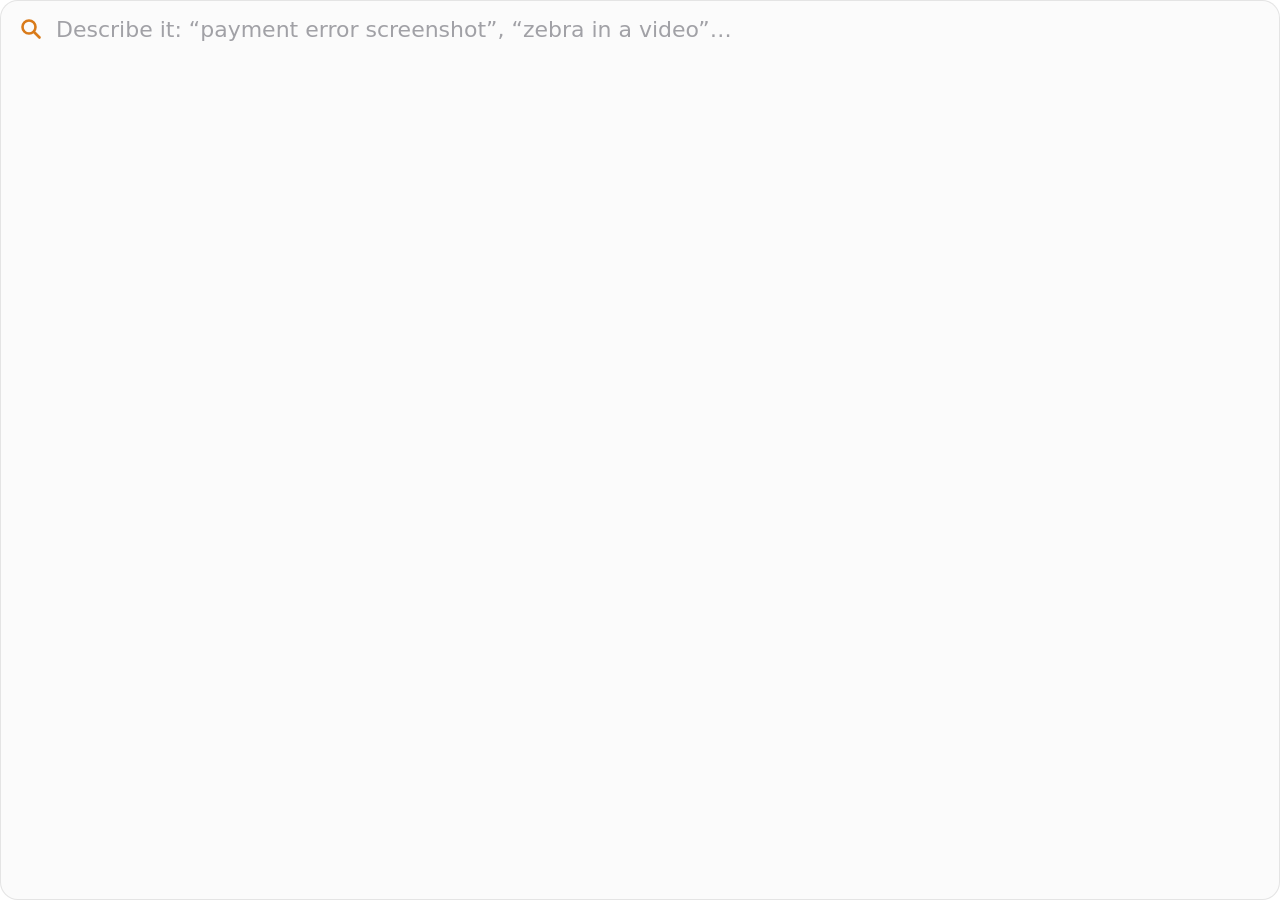
<file: crates/nori-gui/ui/index.html>
<!doctype html>
<html lang="en">
<head>
  <meta charset="utf-8">
  <title>Nori</title>
  <link rel="stylesheet" href="panel.css">
</head>
<body>
  <main id="panel" class="panel">
    <header class="field">
      <svg class="glass" viewBox="0 0 24 24" aria-hidden="true">
        <circle cx="10" cy="10" r="6.5"/><path d="M15 15 L20.5 20.5"/>
      </svg>
      <input id="query" type="text" autocomplete="off" autocorrect="off" spellcheck="false" aria-label="Search"
             placeholder="Describe it: “payment error screenshot”, “zebra in a video”…">
      <span id="activity" class="activity" hidden></span>
    </header>
    <section id="body" class="body" hidden>
      <div id="list" class="list" role="listbox" aria-label="Results"></div>
      <div id="preview" class="preview" aria-live="polite"></div>
    </section>
    <footer id="footer" class="footer" hidden>
      <span id="summary" class="summary"></span>
      <span id="keys" class="keys"></span>
    </footer>
  </main>
  <script src="results.js"></script>
  <script src="panel.js"></script>
</body>
</html>
</file>
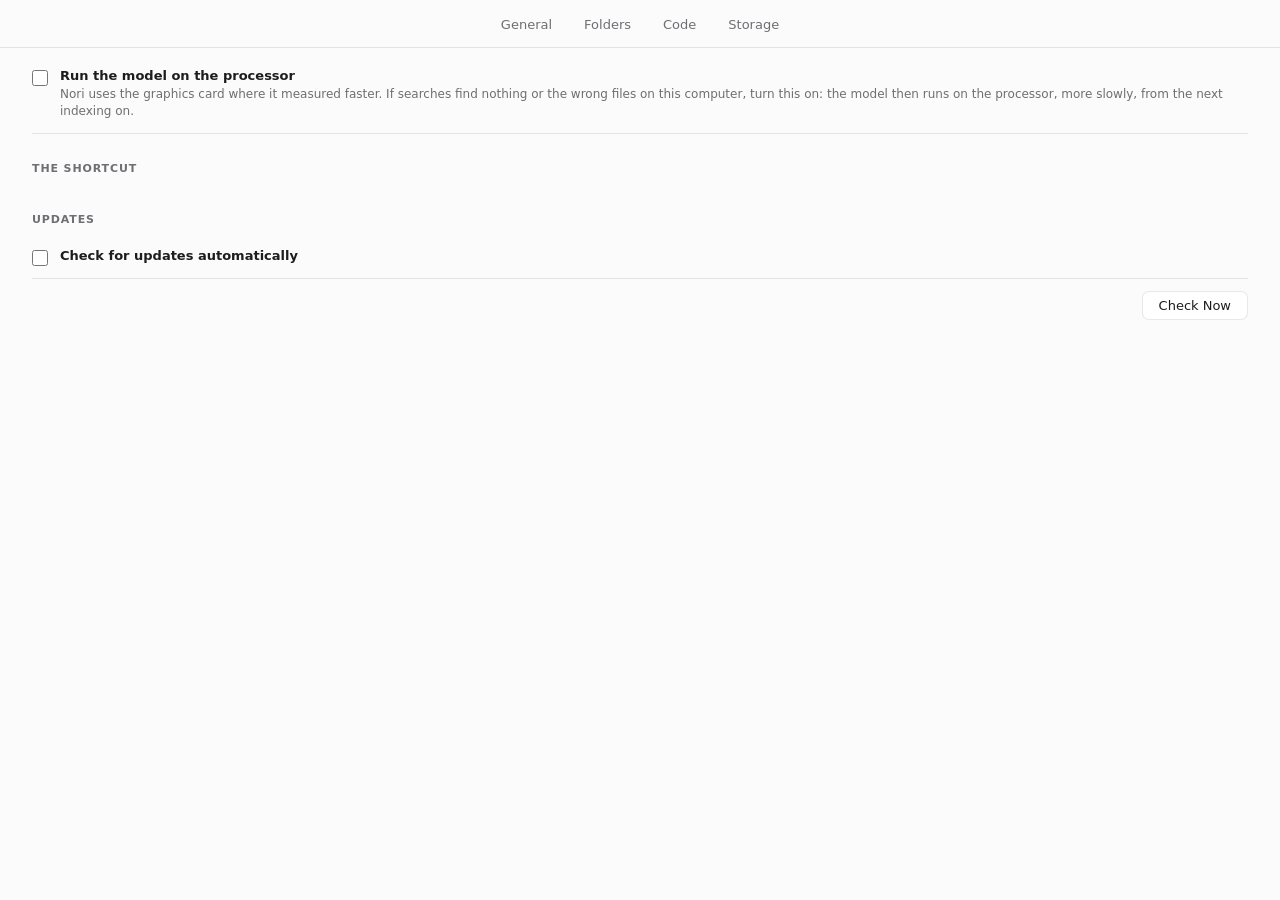
<file: crates/nori-gui/ui/settings.html>
<!doctype html>
<html lang="en">
<head>
  <meta charset="utf-8">
  <title>Nori Settings</title>
  <link rel="stylesheet" href="setup.css">
  <link rel="stylesheet" href="settings.css">
</head>
<body>
  <nav class="tabs" id="tabs" role="tablist">
    <button role="tab" data-tab="general">General</button>
    <button role="tab" data-tab="folders">Folders</button>
    <button role="tab" data-tab="code">Code</button>
    <button role="tab" data-tab="storage">Storage</button>
  </nav>
  <main class="settings">
    <section class="tab" id="general" role="tabpanel">
      <label class="option" id="login-option" hidden>
        <input type="checkbox" id="login">
        <span class="text">
          <span class="name">Open Nori at login</span>
          <span class="info">Nori lives in the tray and keeps your folders indexed.</span>
        </span>
      </label>

      <div class="option" id="tray-click-option" hidden>
        <span class="text">
          <span class="name">Clicking Nori's tray icon</span>
          <label class="choice"><input type="radio" name="tray-click" value="window"> Opens the window</label>
          <label class="choice"><input type="radio" name="tray-click" value="panel"> Shows the search panel</label>
          <span class="info">Right-click it for the menu.</span>
        </span>
      </div>

      <label class="option" id="center-option" hidden>
        <input type="checkbox" id="center">
        <span class="text">
          <span class="name">Center the search panel</span>
          <span class="info">This desktop decides where new windows open, so the panel opens where it puts them.
            Centered, it opens where it does on a Mac, but Nori then keeps a transparent window over the whole screen:
            about 50 MB more memory on a 1080p screen (up to 200 MB on a 4K one), and more processor time while you type
            on computers without graphics acceleration.</span>
        </span>
      </label>

      <label class="option" id="processor-option">
        <input type="checkbox" id="processor">
        <span class="text">
          <span class="name">Run the model on the processor</span>
          <span class="info">Nori uses the graphics card where it measured faster. If searches find nothing or the wrong
            files on this computer, turn this on: the model then runs on the processor, more slowly, from the next
            indexing on.</span>
        </span>
      </label>

      <h3>The shortcut</h3>
      <div class="keys" id="keys"></div>
      <button class="link" id="change-shortcut" hidden>Change Shortcut…</button>
      <p class="note" id="recording" hidden></p>
      <p class="shortcut-note" id="shortcut-note" hidden></p>
      <code class="command" id="shortcut-command" hidden></code>

      <h3>Updates</h3>
      <label class="option">
        <input type="checkbox" id="update-checks">
        <span class="text">
          <span class="name">Check for updates automatically</span>
          <span class="info" id="update-info"></span>
        </span>
      </label>
      <div class="update-row">
        <button class="link" id="update-version"></button>
        <button id="check-now">Check Now</button>
      </div>
    </section>

    <section class="tab" id="folders" role="tabpanel" hidden>
      <div class="card status-card">
        <div class="status-text">
          <div class="status-line" id="status-line"></div>
          <div class="bar" id="status-bar" hidden><div class="fill" id="status-fill"></div></div>
          <div class="status-detail" id="status-detail"></div>
        </div>
        <button id="pause" hidden>Pause</button>
      </div>

      <h3>Folders to search</h3>
      <div class="card list" id="folder-rows"></div>
      <button class="link" id="add-folders">Add Folders…</button>

      <h3>Skip these folders</h3>
      <div class="card list" id="skipped-rows"></div>
      <button class="link" id="skip-folder">Skip a Folder…</button>

      <h3>Skip these file types</h3>
      <input class="field" id="types" type="text" placeholder="e.g. heic, txt" spellcheck="false" autocomplete="off">
      <p class="note">Nori reads pictures, PDFs, documents (txt, md, rtf, docx, odt, html), audio and video. Keys,
        certificates and password files are never read, nor are hidden folders.</p>

      <label class="option hours-option">
        <input type="checkbox" id="hours">
        <span class="text">
          <span class="name">Index only at set hours</span>
          <span class="info">Files are read only between these times, and what changed meanwhile is picked up when
            they begin. Search works all day.</span>
          <span class="times" id="times" hidden>From <input type="time" id="hours-start"> to
            <input type="time" id="hours-end"></span>
        </span>
      </label>
    </section>

    <section class="tab" id="code" role="tabpanel" hidden>
      <p class="intro">Nori can find code by what it does. Type “code:” in the search panel and say what the code does,
        or pick Code in the window. Results open in your editor at the line.</p>
      <div class="card status-card" id="code-status" hidden>
        <div class="status-text">
          <div class="status-line" id="code-status-line"></div>
          <div class="status-detail" id="code-status-detail"></div>
        </div>
      </div>

      <h3>Code folders</h3>
      <div class="card list" id="code-rows"></div>
      <button class="link" id="add-code">Add Folders…</button>

      <h3>Open code in</h3>
      <select class="field" id="code-editor"></select>
      <p class="note">Nori reads what git keeps in these folders: source, configuration, a repository's docs and
        notebooks. It leaves out what git ignores, dependencies and build output, data files, keys and password files.
        Code gets an index of its own and shows up only when you search for code.</p>

      <button class="link danger" id="code-off" hidden>Turn Off Code Search…</button>
      <div class="confirm" id="code-off-confirm" hidden>
        <p id="code-off-text"></p>
        <div class="actions">
          <button id="code-off-cancel">Cancel</button>
          <button class="danger" id="code-off-go">Turn Off</button>
        </div>
      </div>
    </section>

    <section class="tab" id="storage" role="tabpanel" hidden>
      <h3>Model</h3>
      <div class="card facts">
        <div class="fact"><span>EmbeddingGemma 2</span><span>Google · Apache 2.0 · 865 MB</span></div>
        <div class="fact"><span>Status</span><span id="model-status"></span></div>
        <div class="fact"><span>Location</span><button class="path-button" id="model-path"></button></div>
      </div>
      <h3>Index</h3>
      <div class="card facts">
        <div class="fact"><span>Size on disk</span><span id="index-size"></span></div>
        <div class="fact"><span>Location</span><button class="path-button" id="index-path"></button></div>
      </div>
      <h3>Privacy</h3>
      <p class="privacy-text">Nori reads the folders you choose and keeps what it learns in its index, on this
        computer. It goes online only to download its model, once, and to check for updates (General), which sends nothing
        about your files.</p>
      <p class="note"><span id="version"></span> <button class="link inline" id="licenses" hidden>Licenses</button></p>
    </section>

    <p class="note problem" id="problem" hidden></p>
  </main>
  <script src="shortcut.js"></script>
  <script src="settings.js"></script>
</body>
</html>
</file>
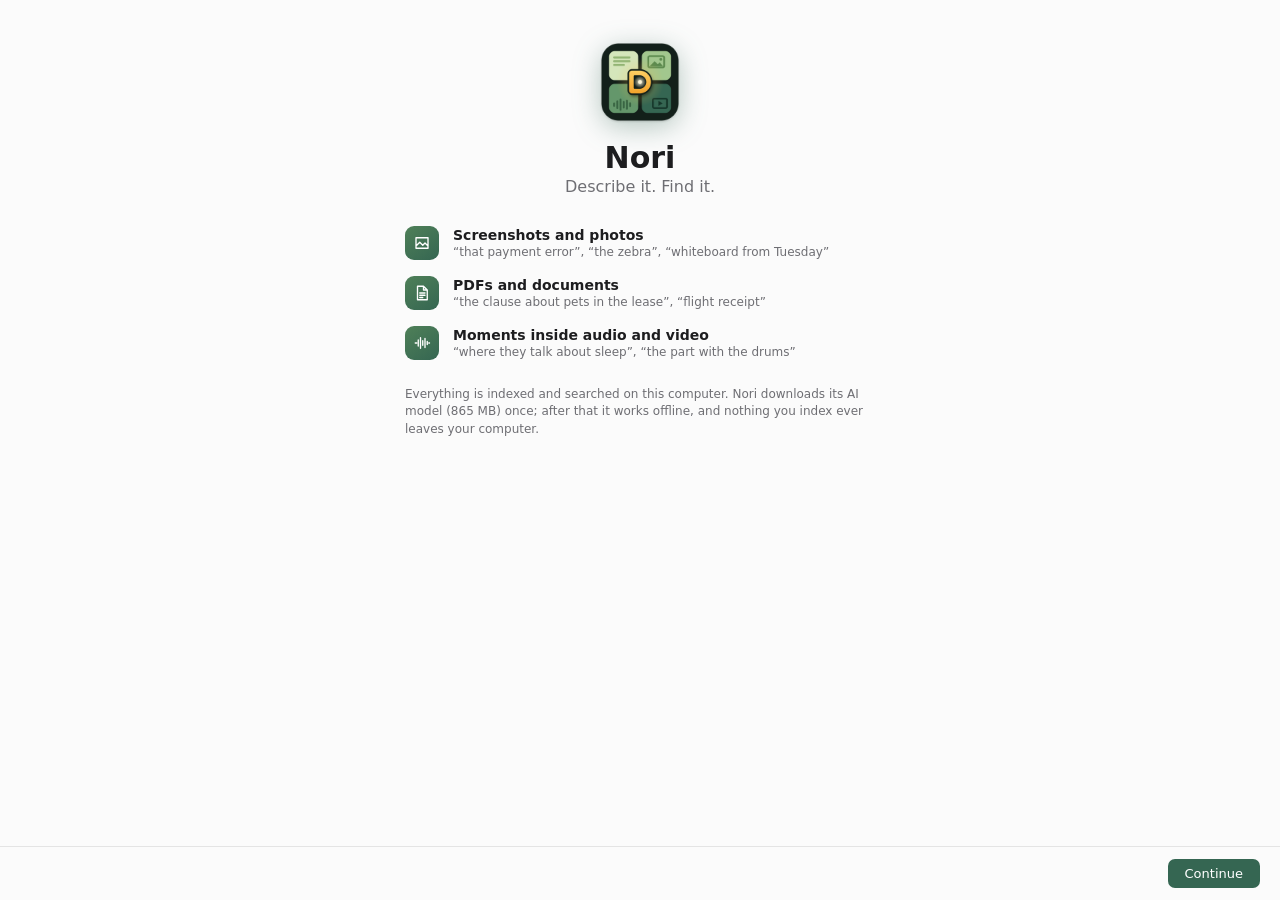
<file: crates/nori-gui/ui/setup.html>
<!doctype html>
<html lang="en">
<head>
  <meta charset="utf-8">
  <title>Set Up Nori</title>
  <link rel="stylesheet" href="setup.css">
</head>
<body>
  <main>
    <section class="page" id="welcome">
      <div class="hero">
        <img class="icon" src="icon.png" alt="">
        <h1>Nori</h1>
        <p class="tagline">Describe it. Find it.</p>
      </div>
      <ul class="features">
        <li><span class="tile"><svg viewBox="0 0 24 24"><path d="M4 5 H20 V19 H4 Z M4 16 L9 11 L13 15 L16 12 L20 16"/></svg></span><div><b>Screenshots and photos</b>
          <span>“that payment error”, “the zebra”, “whiteboard from Tuesday”</span></div></li>
        <li><span class="tile"><svg viewBox="0 0 24 24"><path d="M6 3 H14 L19 8 V21 H6 Z M14 3 V8 H19 M9 12 H16 M9 15 H16 M9 18 H13"/></svg></span><div><b>PDFs and documents</b>
          <span>“the clause about pets in the lease”, “flight receipt”</span></div></li>
        <li><span class="tile"><svg viewBox="0 0 24 24"><path d="M3 12 H5 M7 8 V16 M10 5 V19 M13 9 V15 M16 6 V18 M19 10 V14 M21 12 H22"/></svg></span><div><b>Moments inside audio and video</b>
          <span>“where they talk about sleep”, “the part with the drums”</span></div></li>
      </ul>
      <p class="privacy">Everything is indexed and searched on this computer. Nori downloads its AI model (865 MB)
        once; after that it works offline, and nothing you index ever leaves your computer.</p>
    </section>

    <section class="page" id="folders" hidden>
      <h2>What should Nori search?</h2>
      <p class="subtitle" id="folders-subtitle">Pick folders, and open one to leave out some of its subfolders. The
        first pass reads everything once; after that Nori keeps up with changes as they happen.</p>
      <div class="folders" id="folder-list"></div>
      <button class="link" id="add-folder">Add Folder…</button>
      <p class="note">Nori only reads files: it never changes, moves or uploads them.</p>
    </section>

    <section class="page" id="code" hidden>
      <h2>Search your code too?</h2>
      <p class="subtitle">Nori can find code by what it does: type “code:” in the search panel and say what you're
        looking for. Code gets an index of its own and shows up only when you search for code. Pick the folders that hold
        your code, or leave them all and turn it on later in Settings.</p>
      <div class="folders" id="code-list"></div>
      <p class="note">Nori reads what git keeps (not dependencies or build output). The time is reading it once; after
        that, only what changes is read again.</p>
    </section>

    <section class="page" id="shortcut" hidden>
      <h2>Search from anywhere</h2>
      <p class="subtitle">Press the shortcut in any app to open the search panel, and describe what you remember.</p>
      <div class="keys" id="keys"></div>
      <button class="link" id="change-shortcut" hidden>Change Shortcut…</button>
      <p class="note" id="recording" hidden></p>
      <p class="shortcut-note" id="shortcut-note" hidden></p>
      <code class="command" id="shortcut-command" hidden></code>
      <h3>In the search panel</h3>
      <dl class="panel-keys">
        <dt>↩</dt><dd>opens the file (at the page or moment, where it can)</dd>
        <dt id="reveal-key">Ctrl+↩</dt><dd id="reveal-text">shows it in its folder</dd>
        <dt>↑ ↓</dt><dd>move between results</dd>
        <dt>Space</dt><dd>shows the one you moved to big</dd>
        <dt>Esc</dt><dd>closes the panel</dd>
      </dl>
    </section>

    <section class="page" id="ready" hidden>
      <div class="hero">
        <img class="icon" src="icon.png" alt="">
        <h2>You're all set</h2>
      </div>
      <div class="progress-card" id="progress">
        <div class="progress-line">
          <span class="progress-what" id="progress-what"></span>
          <span class="progress-left" id="progress-left"></span>
        </div>
        <div class="bar" id="bar"><div class="fill" id="bar-fill"></div></div>
        <p class="progress-note" id="progress-note"></p>
      </div>
      <p class="subtitle centered" id="ready-text">Nori lives in the tray, which shows how indexing is going.
        Closing this window doesn't stop it.</p>
    </section>
  </main>

  <footer>
    <span class="model" id="model"></span>
    <span class="summary" id="summary"></span>
    <span class="buttons">
      <button id="back" hidden>Back</button>
      <button class="primary" id="next">Continue</button>
    </span>
  </footer>
  <script src="shortcut.js"></script>
  <script src="setup.js"></script>
</body>
</html>
</file>
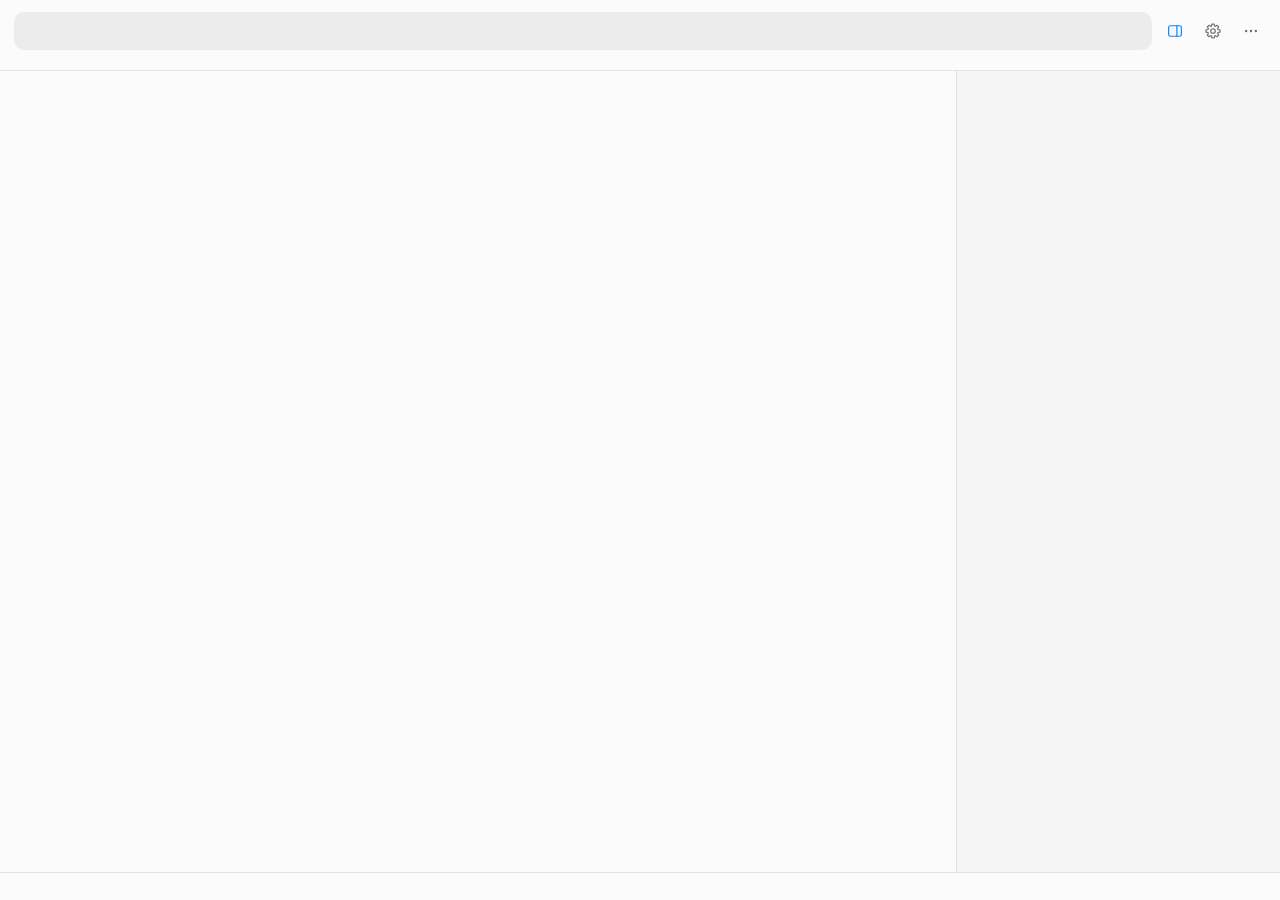
<file: crates/nori-gui/ui/window.html>
<!doctype html>
<html lang="en">
<head>
  <meta charset="utf-8">
  <title>Nori</title>
  <link rel="stylesheet" href="window.css">
</head>
<body>
  <header class="top">
    <div class="bar">
      <label class="field" id="field">
        <span class="glass" id="glass" aria-hidden="true"></span>
        <input id="query" type="text" autocomplete="off" autocorrect="off" spellcheck="false" aria-label="Search">
        <button class="clear" id="clear" title="Clear" aria-label="Clear" hidden>
          <svg viewBox="0 0 20 20"><circle cx="10" cy="10" r="8"/><path d="M7 7 L13 13 M13 7 L7 13"/></svg>
        </button>
      </label>
      <button class="tool" id="toggle-preview" aria-pressed="true">
        <svg viewBox="0 0 24 24"><rect x="3.5" y="5" width="17" height="14" rx="2.5"/><path d="M14.5 5 V19"/></svg>
      </button>
      <button class="tool" id="settings" aria-label="Settings">
        <svg viewBox="0 0 24 24"><path d="M18.7 10.0 L21.3 10.5 L21.3 13.5 L18.7 14.0 L18.2 15.3 L19.6 17.5 L17.5 19.6 L15.3 18.2 L14.0 18.7 L13.5 21.3 L10.5 21.3 L10.0 18.7 L8.7 18.2 L6.5 19.6 L4.4 17.5 L5.8 15.3 L5.3 14.0 L2.7 13.5 L2.7 10.5 L5.3 10.0 L5.8 8.7 L4.4 6.5 L6.5 4.4 L8.7 5.8 L10.0 5.3 L10.5 2.7 L13.5 2.7 L14.0 5.3 L15.3 5.8 L17.5 4.4 L19.6 6.5 L18.2 8.7 Z"/><circle cx="12" cy="12" r="3"/></svg>
      </button>
      <button class="tool" id="more" title="More" aria-label="More" aria-haspopup="menu">
        <svg viewBox="0 0 24 24"><circle cx="5.5" cy="12" r="1.6"/><circle cx="12" cy="12" r="1.6"/><circle cx="18.5" cy="12" r="1.6"/></svg>
      </button>
    </div>
    <nav class="kinds" id="kinds" aria-label="Kinds of files"></nav>
  </header>

  <div class="split">
    <main class="content" id="content"></main>
    <aside class="side" id="side" aria-live="polite"></aside>
  </div>

  <footer class="status">
    <span class="ring" id="ring" hidden></span>
    <button class="status-line" id="status-line" title="Folders and indexing"></button>
    <span class="spacer"></span>
    <span class="count" id="count"></span>
    <button class="update" id="update" title="See what's new and update" hidden></button>
  </footer>

  <div class="menu" id="menu" role="menu" hidden></div>
  <script src="results.js"></script>
  <script src="window.js"></script>
</body>
</html>
</file>
<file: crates/nori-gui/ui/panel.css>
/* The search panel. The colors
   are Nori's (moss and amber) over the system's light or dark. */

:root {
  --amber: #f2a22a;
  --ember: #d97b1a;
  --moss: #356652;
  --surface: #fbfbfb;
  --text: #1d1d1f;
  --secondary: #6e6e73;
  --tertiary: #a1a1a6;
  --line: rgba(0, 0, 0, 0.09);
  --selected: rgba(10, 132, 255, 0.2);
  --chip: rgba(0, 0, 0, 0.06);
  --mark: rgba(242, 162, 42, 0.28);
  --link: #0a6fd8;
  --list-width: 330px;
  font-family: -apple-system, BlinkMacSystemFont, "Segoe UI Variable Text", "Segoe UI", system-ui, Ubuntu, Cantarell,
    "Noto Sans", sans-serif;
  font-size: 13px;
  color: var(--text);
}

@media (prefers-color-scheme: dark) {
  :root {
    --surface: #1f1f21;
    --text: #f2f2f7;
    --secondary: #a1a1a6;
    --tertiary: #6e6e73;
    --line: rgba(255, 255, 255, 0.1);
    --selected: rgba(10, 132, 255, 0.32);
    --chip: rgba(255, 255, 255, 0.09);
    --mark: rgba(242, 162, 42, 0.35);
    --link: #4aa3ff;
    --ember: #f2a22a;
  }
}

* { box-sizing: border-box; }
[hidden] { display: none !important; }

html, body {
  margin: 0;
  height: 100%;
  background: transparent;
  overflow: hidden;
  user-select: none;
  -webkit-user-select: none;
  cursor: default;
}

.panel {
  position: relative;
  display: flex;
  flex-direction: column;
  height: 100vh;
  background: var(--surface);
  border-radius: 18px;
  border: 1px solid var(--line);
  overflow: hidden;
}

/* Wayland: the window fills the screen and the panel sits where the Mac app puts it, centered a fifth of the way down,
   with a shadow of its own (panel.js sets its height). */
.fills-screen .panel {
  position: absolute;
  top: 20vh;
  left: calc(50% - 390px);
  width: 780px;
  height: 56px;
  box-shadow: 0 22px 56px rgba(0, 0, 0, 0.3), 0 3px 12px rgba(0, 0, 0, 0.16);
}

/* The field */

.field {
  display: flex;
  align-items: center;
  gap: 11px;
  height: 56px;
  flex: none;
  padding: 0 18px;
}

.glass {
  width: 24px;
  height: 24px;
  flex: none;
  fill: none;
  stroke: var(--ember);
  stroke-width: 2.6;
  stroke-linecap: round;
}

#query {
  flex: 1;
  min-width: 0;
  border: 0;
  outline: 0;
  background: transparent;
  color: var(--text);
  font: inherit;
  font-size: 22px;
}

#query::placeholder { color: var(--tertiary); }

/* Indexing (or the model's download) while results may be incomplete: amber, so it's seen. */
.activity {
  display: flex;
  align-items: center;
  gap: 6px;
  font-size: 11.5px;
  font-weight: 600;
  font-variant-numeric: tabular-nums;
  color: var(--ember);
  padding: 4px 10px;
  border-radius: 99px;
  background: rgba(242, 162, 42, 0.14);
  white-space: nowrap;
}

.activity svg { width: 12px; height: 12px; transform: rotate(-90deg); }
.activity circle { fill: none; stroke-width: 2.4; }
.activity .track { stroke: rgba(242, 162, 42, 0.3); }
.activity .done { stroke: var(--ember); stroke-linecap: round; }

/* Results and preview */

.body {
  display: flex;
  flex: 1;
  min-height: 0;
  border-top: 1px solid var(--line);
}

.list {
  width: var(--list-width);
  flex: none;
  overflow-y: auto;
  padding: 6px 8px 10px;
  border-right: 1px solid var(--line);
}

.group-title {
  font-size: 10px;
  font-weight: 600;
  letter-spacing: 0.08em;
  text-transform: uppercase;
  color: var(--secondary);
  padding: 10px 10px 4px;
}

.row {
  display: flex;
  align-items: center;
  gap: 10px;
  padding: 5px 8px;
  border-radius: 8px;
  min-height: 46px;
}

.row.selected { background: var(--selected); }

.thumb {
  width: 36px;
  height: 36px;
  flex: none;
  border-radius: 6px;
  object-fit: cover;
  background: var(--chip);
}

.thumb.icon {
  display: grid;
  place-items: center;
  color: var(--secondary);
}

.thumb.icon svg { width: 20px; height: 20px; fill: none; stroke: currentColor; stroke-width: 1.6; }

.row-text { min-width: 0; flex: 1; }

.row-title {
  display: flex;
  align-items: center;
  gap: 6px;
  font-size: 13px;
  font-weight: 600;
}

.row-title .name { overflow: hidden; text-overflow: ellipsis; white-space: nowrap; }

.row-sub {
  font-size: 11px;
  color: var(--secondary);
  overflow: hidden;
  text-overflow: ellipsis;
  white-space: nowrap;
  margin-top: 2px;
}

.row-sub b, .passage b { color: var(--text); font-weight: 600; }

.badge {
  flex: none;
  font-size: 10px;
  font-weight: 600;
  font-variant-numeric: tabular-nums;
  padding: 1px 6px;
  border-radius: 99px;
  background: var(--chip);
  color: var(--secondary);
}

.more {
  font-size: 11.5px;
  font-weight: 500;
  color: var(--link);
  padding: 3px 10px 4px;
}

.weaker {
  display: flex;
  align-items: center;
  gap: 6px;
  height: 26px;
  padding: 0 10px;
  margin-top: 6px;
  border-radius: 8px;
  color: var(--secondary);
  font-size: 12px;
}

.weaker.selected { background: var(--selected); }
.weaker .chevron { transition: transform 0.12s; }
.weaker.open .chevron { transform: rotate(90deg); }

.preview {
  flex: 1;
  min-width: 0;
  display: flex;
  flex-direction: column;
  padding: 16px 16px 14px;
  overflow: hidden;
}

.picture {
  flex: 1;
  min-height: 0;
  display: flex;
  align-items: center;
  justify-content: center;
  position: relative;
}

.picture img, .picture video {
  max-width: 100%;
  max-height: 100%;
  border-radius: 8px;
  box-shadow: 0 1px 6px rgba(0, 0, 0, 0.18);
}

.moment {
  position: relative;
  max-width: 100%;
  max-height: 100%;
  display: flex;
}

.moment img { max-width: 100%; max-height: 100%; }

.play {
  position: absolute;
  inset: 0;
  margin: auto;
  width: 54px;
  height: 54px;
  border-radius: 50%;
  background: rgba(0, 0, 0, 0.42);
  border: 1.5px solid rgba(255, 255, 255, 0.7);
  display: grid;
  place-items: center;
  pointer-events: none;
}

.play svg { width: 22px; height: 22px; fill: white; margin-left: 4px; }

.at {
  position: absolute;
  left: 10px;
  bottom: 10px;
  font-size: 12px;
  font-weight: 600;
  font-variant-numeric: tabular-nums;
  color: white;
  padding: 2px 7px;
  border-radius: 6px;
  background: rgba(0, 0, 0, 0.45);
  pointer-events: none;
}

.passage {
  flex: 1;
  min-height: 0;
  overflow: hidden;
  font-size: 12.5px;
  line-height: 1.5;
  color: var(--secondary);
  white-space: pre-wrap;
  word-break: break-word;
  user-select: text;
  -webkit-user-select: text;
}

.passage.code { font-family: ui-monospace, "Cascadia Mono", Consolas, "DejaVu Sans Mono", monospace; font-size: 11.5px; }
.passage mark { background: var(--mark); color: var(--text); border-radius: 2px; }

.audio-picture {
  width: 100%;
  display: flex;
  flex-direction: column;
  align-items: center;
  gap: 14px;
  color: var(--secondary);
}

.audio-picture svg { width: 54px; height: 54px; fill: none; stroke: var(--moss); stroke-width: 1.4; }
.audio-picture audio { width: 90%; }

.facts { flex: none; margin-top: 14px; }
.facts .title { font-size: 15px; font-weight: 600; overflow: hidden; text-overflow: ellipsis; white-space: nowrap; }
.facts .line { font-size: 12px; color: var(--secondary); margin-top: 3px; overflow: hidden; text-overflow: ellipsis; white-space: nowrap; }

.reason {
  display: flex;
  align-items: center;
  gap: 8px;
  font-size: 12.5px;
  font-weight: 500;
  margin-top: 10px;
}

.reason svg { width: 16px; height: 16px; fill: none; stroke: var(--ember); stroke-width: 2; stroke-linecap: round; flex: none; }
.reason-text { margin: 4px 0 0 24px; font-size: 12px; color: var(--secondary); overflow: hidden; text-overflow: ellipsis; white-space: nowrap; }

.buttons { display: flex; gap: 8px; margin-top: 12px; }

.buttons button {
  font: inherit;
  font-size: 12.5px;
  color: var(--text);
  background: var(--chip);
  border: 0;
  border-radius: 7px;
  padding: 5px 12px;
}

.buttons button:active { filter: brightness(0.92); }

.message {
  flex: 1;
  display: flex;
  flex-direction: column;
  align-items: center;
  justify-content: center;
  gap: 6px;
  text-align: center;
  color: var(--secondary);
  padding: 0 40px;
}

.message strong { color: var(--text); font-size: 15px; }

/* The footer */

.footer {
  display: flex;
  align-items: center;
  justify-content: space-between;
  gap: 12px;
  height: 30px;
  flex: none;
  padding: 0 16px;
  font-size: 11px;
  border-top: 1px solid var(--line);
}

.summary { color: var(--secondary); white-space: nowrap; overflow: hidden; text-overflow: ellipsis; }
.keys { color: var(--tertiary); white-space: pre; }

/* The big preview (Space): the selected result over the whole panel, which grows to its tallest. */
.big { position: absolute; inset: 0; z-index: 10; display: flex; flex-direction: column; border-radius: inherit;
       overflow: hidden; background: var(--surface, #fbfbfb); }
.big[hidden] { display: none; }
.big .head { flex: none; display: flex; align-items: baseline; gap: 10px; padding: 12px 16px; border-bottom: 1px solid var(--line, rgba(0,0,0,0.1)); }
.big .head .name { font-weight: 600; overflow: hidden; text-overflow: ellipsis; white-space: nowrap; }
.big .head .place { flex: none; font-size: 12px; opacity: 0.7; }
.big .view { flex: 1; min-height: 0; display: flex; align-items: center; justify-content: center; padding: 10px; overflow: auto; }
.big .view > video { max-width: 100%; max-height: 100%; }
.big .view > * { max-width: 100%; max-height: 100%; }
.big .view img { max-width: 100%; max-height: 100%; object-fit: contain; }
</file>
<file: crates/nori-gui/ui/setup.css>
/* The setup window: Nori's first launch, and Choose Folders… later. Moss and amber are Nori's colors. */

:root {
  --amber: #f2a22a;
  --ember: #d97b1a;
  --moss: #356652;
  --leaf: #4f8058;
  --surface: #fbfbfb;
  --card: #ffffff;
  --text: #1d1d1f;
  --secondary: #6e6e73;
  --tertiary: #a1a1a6;
  --line: rgba(0, 0, 0, 0.09);
  --accent: #0a84ff;
  font-family: -apple-system, BlinkMacSystemFont, "Segoe UI Variable Text", "Segoe UI", system-ui, Ubuntu, Cantarell,
    "Noto Sans", sans-serif;
  font-size: 13px;
  color: var(--text);
  background: var(--surface);
}

@media (prefers-color-scheme: dark) {
  :root {
    --surface: #1f1f21;
    --card: #2a2a2d;
    --text: #f2f2f7;
    --secondary: #a1a1a6;
    --tertiary: #6e6e73;
    --line: rgba(255, 255, 255, 0.1);
  }
}

* { box-sizing: border-box; }
[hidden] { display: none !important; }

html, body { margin: 0; height: 100%; overflow: hidden; background: var(--surface); }

body { display: flex; flex-direction: column; user-select: none; -webkit-user-select: none; cursor: default; }

main { flex: 1; min-height: 0; overflow-y: auto; padding: 34px 48px 12px; }

.hero { display: flex; flex-direction: column; align-items: center; text-align: center; }

.icon { width: 96px; height: 96px; filter: drop-shadow(0 6px 14px rgba(53, 102, 82, 0.35)); }

h1 { font-size: 30px; margin: 10px 0 0; }
h2 { font-size: 24px; margin: 0 0 6px; }
h3 { font-size: 11px; text-transform: uppercase; letter-spacing: 0.08em; color: var(--secondary); margin: 28px 0 10px; }

.tagline { font-size: 16px; color: var(--secondary); margin: 2px 0 0; }
.subtitle { font-size: 13px; color: var(--secondary); margin: 0 0 18px; line-height: 1.45; }
.centered { text-align: center; max-width: 470px; margin: 18px auto 0; }

.features { list-style: none; padding: 0; margin: 30px auto 0; max-width: 470px; display: grid; gap: 16px; }
.features li { display: flex; align-items: center; gap: 14px; }
.features div { display: flex; flex-direction: column; gap: 2px; }
.features b { font-size: 14px; }
.features span:not(.tile) { font-size: 12px; color: var(--secondary); }

.tile {
  width: 34px; height: 34px; flex: none; border-radius: 9px;
  background: linear-gradient(145deg, var(--leaf), var(--moss));
  display: grid; place-items: center;
}
.tile svg { width: 18px; height: 18px; fill: none; stroke: white; stroke-width: 1.8; stroke-linecap: round; stroke-linejoin: round; }

.privacy { max-width: 470px; margin: 26px auto 0; font-size: 12px; color: var(--secondary); line-height: 1.45; }

.folders { display: flex; flex-direction: column; gap: 6px; }

/* A folder: its checkbox (mixed when only some of it is searched), what's in it, how long its first pass takes, and its
   subfolders one level down when opened. */
.folder-box { background: var(--card); border: 1px solid var(--line); border-radius: 10px; }
.folder-box.off { background: transparent; }
.folder { display: flex; align-items: center; gap: 10px; padding: 9px 12px 9px 6px; }
.disclosure {
  width: 18px; height: 26px; flex: none; padding: 0; border: 0; background: none; color: var(--secondary);
  display: grid; place-items: center;
}
.disclosure svg { width: 10px; height: 10px; transition: transform 0.12s; }
.disclosure.open svg { transform: rotate(90deg); }
.disclosure[disabled] { visibility: hidden; }
.folder input, .subfolder input { width: 16px; height: 16px; accent-color: var(--moss); flex: none; margin: 0; }
.folder .text { min-width: 0; flex: 1; }
.folder .name { font-size: 13px; font-weight: 600; }
.folder .path, .folder .counts { font-size: 11px; color: var(--secondary); overflow: hidden; text-overflow: ellipsis; white-space: nowrap; }
.folder .counts.problem { color: var(--ember); }
.time { flex: none; text-align: right; font-size: 12px; font-weight: 500; font-variant-numeric: tabular-nums; }
.time small { display: block; font-size: 10px; font-weight: 400; color: var(--tertiary); }
.off .time, .subfolder.off .time, .time.quiet { color: var(--tertiary); }
.subfolders { border-top: 1px solid var(--line); padding: 4px 0 6px; }
.subfolder { display: flex; align-items: center; gap: 8px; padding: 4px 12px 4px 34px; }
.subfolder .name { font-size: 12px; flex: none; max-width: 40%; overflow: hidden; text-overflow: ellipsis; white-space: nowrap; }
.subfolder .counts { font-size: 11px; color: var(--secondary); flex: 1; min-width: 0; overflow: hidden; text-overflow: ellipsis; white-space: nowrap; }
.subfolder.off .name, .subfolder.off .counts { opacity: 0.6; }
.subfolder .time { font-size: 11px; color: var(--secondary); }
.more { font: inherit; font-size: 11px; color: var(--ember); background: none; border: 0; padding: 4px 0 2px 58px; }

/* Setup's last step: the model's download, then indexing, as it goes. */
.progress-card {
  max-width: 470px; margin: 26px auto 0; padding: 16px 18px;
  background: var(--card); border: 1px solid var(--line); border-radius: 12px;
}
.progress-line { display: flex; justify-content: space-between; align-items: baseline; gap: 12px; font-size: 13px; }
.progress-what { font-weight: 600; }
.progress-left { color: var(--secondary); font-variant-numeric: tabular-nums; white-space: nowrap; }
.bar { position: relative; height: 6px; margin-top: 10px; border-radius: 3px; background: var(--line); overflow: hidden; }
.bar .fill { position: absolute; left: 0; top: 0; bottom: 0; width: 0; border-radius: 3px; background: var(--moss); transition: width 0.3s; }
.bar.busy .fill { width: 30%; animation: busy 1.3s ease-in-out infinite; }
.bar.done .fill { width: 100%; }
@keyframes busy { from { left: -30%; } to { left: 100%; } }
.progress-note { font-size: 12px; color: var(--secondary); line-height: 1.45; margin: 10px 0 0; }

button {
  font: inherit; font-size: 13px; color: var(--text); background: var(--card); border: 1px solid var(--line);
  border-radius: 7px; padding: 6px 16px;
}
button.primary { background: var(--moss); color: white; border-color: transparent; }
button.primary:disabled { opacity: 0.45; }
button.link { background: none; border: 0; color: var(--ember); padding: 10px 2px 0; }

.note { font-size: 11px; color: var(--secondary); margin-top: 18px; }

.keys { display: flex; gap: 6px; margin: 8px 0 4px; }
.key {
  min-width: 44px; padding: 8px 12px; text-align: center; font-size: 16px; font-weight: 500;
  background: var(--card); border: 1px solid var(--line); border-bottom-width: 3px; border-radius: 9px;
}

.shortcut-note { font-size: 12px; color: var(--secondary); line-height: 1.45; margin: 12px 0 0; max-width: 560px; }
.command {
  display: block; margin-top: 8px; padding: 8px 10px; font-size: 12px; user-select: text; -webkit-user-select: text;
  background: var(--card); border: 1px solid var(--line); border-radius: 7px; overflow-wrap: anywhere; cursor: text;
}

.panel-keys { display: grid; grid-template-columns: 80px 1fr; gap: 8px 12px; margin: 0; }
.panel-keys dt { font-weight: 600; color: var(--text); }
.panel-keys dd { margin: 0; color: var(--secondary); }

footer {
  flex: none; display: flex; align-items: center; justify-content: space-between; gap: 12px;
  padding: 12px 20px; border-top: 1px solid var(--line);
}
.model { font-size: 11px; color: var(--secondary); white-space: nowrap; }
.summary { flex: 1; text-align: right; font-size: 12px; color: var(--secondary); white-space: nowrap; overflow: hidden; text-overflow: ellipsis; }
.buttons { display: flex; gap: 8px; }
</file>
<file: crates/nori-gui/ui/settings.css>
/* The Settings window: setup.css's look (colors, keys, notes), with tabs: General, Folders, Code, Storage. */

body { display: flex; flex-direction: column; }

.tabs { flex: none; display: flex; justify-content: center; gap: 4px; padding: 12px 20px 10px; border-bottom: 1px solid var(--line); }
.tabs button { border: 0; border-radius: 7px; padding: 5px 14px; background: none; color: var(--secondary); font-weight: 500; }
.tabs button:hover { background: var(--line); }
.tabs button[aria-selected="true"] { background: var(--moss); color: white; }

main.settings { flex: 1; min-height: 0; overflow-y: auto; padding: 8px 32px 24px; }
main.settings h3:first-child { margin-top: 14px; }

.option { display: flex; gap: 12px; align-items: flex-start; padding: 12px 0; border-bottom: 1px solid var(--line); }
.option input[type="checkbox"] { width: 16px; height: 16px; margin: 2px 0 0; accent-color: var(--moss); flex: none; }
.option .text { display: flex; flex-direction: column; gap: 3px; }
.option .name { font-size: 13px; font-weight: 600; }
.option .info { font-size: 12px; color: var(--secondary); line-height: 1.45; }
.hours-option { border-bottom: 0; margin-top: 14px; }
.option .choice { display: flex; align-items: center; gap: 8px; font-size: 13px; margin-top: 4px; }
.option .choice input { margin: 0; accent-color: var(--moss); }
.link.inline { padding: 0; font-size: inherit; }
.update-row { display: flex; align-items: center; justify-content: space-between; gap: 12px; padding: 12px 0; }
.update-row .link { padding: 0; color: var(--secondary); cursor: default; }
.update-row .link.available { color: var(--ember); cursor: pointer; }
.times { margin-top: 6px; font-size: 12px; color: var(--secondary); display: flex; align-items: center; gap: 8px; }
.times input { font: inherit; font-size: 12px; color: var(--text); background: var(--card); border: 1px solid var(--line); border-radius: 6px; padding: 3px 6px; }

.card { background: var(--card); border: 1px solid var(--line); border-radius: 10px; }
.status-card { display: flex; align-items: center; gap: 14px; padding: 12px 14px; margin-top: 14px; }
.status-text { flex: 1; min-width: 0; }
.status-line { font-size: 13px; font-weight: 600; }
.status-detail { font-size: 11px; color: var(--secondary); margin-top: 4px; }
.status-card .bar { margin-top: 7px; }

.list .row { display: flex; align-items: center; gap: 12px; padding: 9px 12px; border-top: 1px solid var(--line); }
.list .row:first-child { border-top: 0; }
.list .empty { padding: 10px 12px; font-size: 12px; color: var(--secondary); }
.row .text { flex: 1; min-width: 0; }
.row .name { font-size: 13px; font-weight: 600; display: flex; align-items: center; gap: 6px; }
.row .path, .row .counts { font-size: 11px; color: var(--secondary); overflow: hidden; text-overflow: ellipsis; white-space: nowrap; }
.row .side { flex: none; text-align: right; }
.row .indexed { font-size: 12px; font-weight: 500; font-variant-numeric: tabular-nums; }
.row .states { font-size: 11px; color: var(--secondary); }
.row .flag { font-size: 10px; font-weight: 600; padding: 1px 6px; border-radius: 99px; background: rgba(242, 162, 42, 0.22); }
.remove {
  flex: none; width: 22px; height: 22px; border: 0; border-radius: 50%; padding: 0; background: var(--line);
  color: var(--secondary); font-size: 15px; line-height: 22px; text-align: center;
}
.remove:hover { background: rgba(217, 123, 26, 0.25); color: var(--text); }
.confirm { padding: 10px 12px; border-top: 1px solid var(--line); background: rgba(217, 123, 26, 0.08); }
.confirm p { margin: 0 0 8px; font-size: 12px; line-height: 1.45; }
.confirm .actions { display: flex; justify-content: flex-end; gap: 8px; }
.confirm .danger { background: #c4441c; color: white; border-color: transparent; }

input.field {
  width: 100%; font: inherit; font-size: 13px; color: var(--text); background: var(--card);
  border: 1px solid var(--line); border-radius: 7px; padding: 6px 10px;
}
input.field:focus, select.field:focus { outline: 2px solid color-mix(in srgb, var(--moss) 50%, transparent); outline-offset: -1px; }
select.field {
  font: inherit; font-size: 13px; color: var(--text); background: var(--card); border: 1px solid var(--line);
  border-radius: 7px; padding: 5px 8px; min-width: 240px;
}

.intro { font-size: 12px; color: var(--secondary); line-height: 1.5; margin: 14px 0 0; }
.link.danger { color: #c4441c; margin-top: 14px; }
#code-off-confirm { border: 1px solid var(--line); border-radius: 10px; margin-top: 14px; }

.facts .fact { display: flex; justify-content: space-between; gap: 16px; padding: 9px 12px; border-top: 1px solid var(--line); font-size: 13px; }
.facts .fact:first-child { border-top: 0; }
.facts .fact span:last-child { color: var(--secondary); text-align: right; }
/* A long path loses its start: "…/Nori/Models". */
.path-button { font: inherit; font-size: 12px; color: var(--secondary); background: none; border: 0; padding: 0; max-width: 70%; overflow: hidden; text-overflow: ellipsis; white-space: nowrap; direction: rtl; text-align: right; }
.path-button bdi { direction: ltr; unicode-bidi: isolate; }
.path-button:hover { color: var(--text); text-decoration: underline; }
.privacy-text { font-size: 12px; color: var(--secondary); line-height: 1.5; margin: 0; }
.problem { color: #c4441c; }
</file>
<file: crates/nori-gui/ui/window.css>
/* The window. The colors
   are Nori's (moss and amber) over the system's light or dark, and selection is the usual blue. */

:root {
  --amber: #f2a22a;
  --ember: #d97b1a;
  --moss: #356652;
  --leaf: #4f8058;
  --sprout: #a2c78e;
  --accent: #0a84ff;
  --surface: #fbfbfb;
  --pane: rgba(0, 0, 0, 0.025);
  --text: #1d1d1f;
  --secondary: #6e6e73;
  --tertiary: #a1a1a6;
  --line: rgba(0, 0, 0, 0.09);
  --fill: rgba(0, 0, 0, 0.06);
  --fill-strong: rgba(0, 0, 0, 0.1);
  --tile: rgba(0, 0, 0, 0.05);
  --menu: #ffffff;
  --mark: #ffdb33;
  --chip: rgba(79, 128, 88, 0.1);
  --chip-hover: rgba(79, 128, 88, 0.2);
  --leaf-text: #4f8058;
  font-family: -apple-system, BlinkMacSystemFont, "Segoe UI Variable Text", "Segoe UI", system-ui, Ubuntu, Cantarell,
    "Noto Sans", sans-serif;
  font-size: 13px;
  color: var(--text);
  color-scheme: light dark;
}

@media (prefers-color-scheme: dark) {
  :root {
    --surface: #1f1f21;
    --pane: rgba(255, 255, 255, 0.025);
    --text: #f2f2f7;
    --secondary: #a1a1a6;
    --tertiary: #6e6e73;
    --line: rgba(255, 255, 255, 0.1);
    --fill: rgba(255, 255, 255, 0.08);
    --fill-strong: rgba(255, 255, 255, 0.14);
    --tile: rgba(255, 255, 255, 0.05);
    --menu: #2c2c2e;
    --chip: rgba(162, 199, 142, 0.12);
    --chip-hover: rgba(162, 199, 142, 0.22);
    --leaf-text: #a2c78e;
  }
}

* { box-sizing: border-box; }
[hidden] { display: none !important; }

html, body { margin: 0; height: 100%; overflow: hidden; background: var(--surface); }

body {
  display: flex;
  flex-direction: column;
  user-select: none;
  -webkit-user-select: none;
  cursor: default;
}

button { font: inherit; color: inherit; }
svg { display: block; }

/* The bar: the field, the preview and settings buttons, the menu; the kind filters under it */

.top { flex: none; padding: 12px 14px 10px; }

.bar { display: flex; align-items: center; gap: 8px; height: 38px; }

.field {
  flex: 1;
  min-width: 0;
  display: flex;
  align-items: center;
  gap: 9px;
  height: 38px;
  padding: 0 10px 0 12px;
  border-radius: 10px;
  background: var(--fill);
  box-shadow: 0 0 0 2px transparent;
  transition: box-shadow 0.15s ease-out;
  cursor: text;
}

/* Where typing goes, as a field shows it: a ring in the accent color while it has the cursor. */
.field:focus-within { box-shadow: 0 0 0 2px color-mix(in srgb, var(--accent) 60%, transparent); }

.glass { width: 22px; height: 20px; flex: none; display: grid; place-items: center; }
.glass svg { width: 19px; height: 19px; fill: none; stroke: var(--ember); stroke-width: 2.6; stroke-linecap: round; stroke-linejoin: round; }

#query {
  flex: 1;
  min-width: 0;
  border: 0;
  outline: 0;
  background: transparent;
  color: var(--text);
  font: inherit;
  font-size: 18px;
}

#query::placeholder { color: var(--tertiary); }

.clear {
  flex: none;
  width: 22px;
  height: 22px;
  border: 0;
  padding: 0;
  background: none;
  display: grid;
  place-items: center;
  color: var(--tertiary);
}
.clear svg { width: 16px; height: 16px; }
.clear circle { fill: currentColor; stroke: none; }
.clear path { stroke: var(--surface); stroke-width: 1.8; stroke-linecap: round; fill: none; }

.tool {
  flex: none;
  width: 30px;
  height: 30px;
  border: 0;
  border-radius: 7px;
  padding: 0;
  background: none;
  display: grid;
  place-items: center;
  color: var(--secondary);
}
.tool:hover { background: var(--fill); }
.tool:active { background: var(--fill-strong); }
.tool svg { width: 18px; height: 18px; fill: none; stroke: currentColor; stroke-width: 1.6; stroke-linecap: round; stroke-linejoin: round; }
#more svg { fill: currentColor; stroke: none; }
.tool[aria-pressed="true"] { color: var(--accent); }

.kinds { display: flex; flex-wrap: wrap; align-items: center; gap: 6px; margin-top: 10px; }

.chip {
  display: flex;
  align-items: center;
  gap: 5px;
  height: 24px;
  padding: 0 10px;
  border: 0;
  border-radius: 99px;
  background: var(--fill);
  font-size: 12px;
  font-weight: 500;
  white-space: nowrap;
}
.chip:hover { background: var(--fill-strong); }
.chip svg { width: 12px; height: 12px; fill: none; stroke: currentColor; stroke-width: 1.9; stroke-linecap: round; stroke-linejoin: round; }
.chip .number { opacity: 0.6; font-variant-numeric: tabular-nums; }
.chip.selected { background: var(--accent); color: white; }
.kinds .divider { width: 1px; height: 16px; margin: 0 4px; background: var(--line); }

/* Results and the preview beside them */

.split { flex: 1; min-height: 0; display: flex; border-top: 1px solid var(--line); }

.content { flex: 1; min-width: 0; overflow-y: auto; position: relative; }

.side {
  flex: none;
  width: 324px;
  overflow-y: auto;
  padding: 16px;
  border-left: 1px solid var(--line);
  background: var(--pane);
}

.grid {
  display: grid;
  grid-template-columns: repeat(auto-fill, minmax(176px, 1fr));
  gap: 18px 14px;
  padding: 16px;
}

.cell { min-width: 0; outline: none; }

.cell .picture {
  position: relative;
  height: 132px;
  border-radius: 8px;
  background: var(--tile);
  box-shadow: inset 0 0 0 0.5px var(--line);
  overflow: hidden;
  display: grid;
  place-items: center;
}
.cell.selected .picture { box-shadow: 0 0 0 3px var(--accent); }

.cell .picture img { width: 100%; height: 100%; object-fit: cover; }
.cell .picture img.page { object-position: top; }
.cell .picture .big-icon svg { width: 46px; height: 46px; fill: none; stroke: var(--ember); stroke-width: 1.2; stroke-linecap: round; stroke-linejoin: round; }
.cell .picture .big-icon.quiet svg { stroke: var(--tertiary); width: 40px; height: 40px; }

/* A document's passage as its picture: a page of small print with the words found in bold. */
.cell .text-card {
  position: absolute;
  inset: 12px 32px 0;
  padding: 9px 10px;
  background: white;
  color: rgba(0, 0, 0, 0.78);
  border-radius: 3px 3px 0 0;
  box-shadow: 0 1px 4px rgba(0, 0, 0, 0.16);
  font-size: 8.5px;
  line-height: 1.38;
  overflow: hidden;
  white-space: pre-wrap;
  word-break: break-word;
}
.cell .text-card b { color: black; font-weight: 700; }

.kind-badge {
  position: absolute;
  top: 6px;
  left: 6px;
  width: 20px;
  height: 20px;
  border-radius: 50%;
  background: rgba(0, 0, 0, 0.5);
  display: grid;
  place-items: center;
}
.kind-badge svg { width: 11px; height: 11px; fill: none; stroke: white; stroke-width: 2.2; stroke-linecap: round; stroke-linejoin: round; }

.place {
  font-size: 10px;
  font-weight: 600;
  font-variant-numeric: tabular-nums;
  padding: 2px 6px;
  border-radius: 99px;
  background: var(--fill-strong);
  white-space: nowrap;
}
.place.on-image { color: white; background: rgba(0, 0, 0, 0.6); }
.cell .place { position: absolute; right: 6px; bottom: 6px; }

.cell .name {
  margin: 6px 2px 0;
  font-size: 12px;
  font-weight: 500;
  overflow: hidden;
  text-overflow: ellipsis;
  white-space: nowrap;
}

/* A folder too long for its line loses its start: "…/Pictures/Screenshots". */
.cell .folder, .row .folder, .facts .folder {
  font-size: 10.5px;
  color: var(--secondary);
  overflow: hidden;
  text-overflow: ellipsis;
  white-space: nowrap;
  direction: rtl;
  text-align: left;
}
.cell .folder { margin: 1px 2px 0; }
.folder bdi { direction: ltr; unicode-bidi: isolate; }

.weaker-toggle {
  display: flex;
  align-items: center;
  gap: 6px;
  margin: 0 18px 6px;
  padding: 4px 0;
  border: 0;
  background: none;
  color: var(--secondary);
  font-size: 12px;
  font-weight: 500;
}
.weaker-toggle .chevron { transition: transform 0.12s; }
.weaker-toggle.open .chevron { transform: rotate(90deg); }
.weaker-results { opacity: 0.85; }

/* Code: one result under another */

.code-list { padding: 12px; display: flex; flex-direction: column; gap: 2px; }

.row {
  display: flex;
  align-items: flex-start;
  gap: 10px;
  padding: 7px 10px;
  border-radius: 8px;
  outline: none;
}
.row.selected { background: color-mix(in srgb, var(--accent) 22%, transparent); }
.row .icon { width: 30px; height: 30px; flex: none; display: grid; place-items: center; color: var(--secondary); }
.row .icon svg { width: 20px; height: 20px; fill: none; stroke: currentColor; stroke-width: 1.6; stroke-linecap: round; stroke-linejoin: round; }
.row .text { min-width: 0; flex: 1; display: flex; flex-direction: column; gap: 3px; }
.row .head { display: flex; align-items: center; gap: 6px; min-width: 0; }
.row .title { font-size: 13px; font-weight: 600; white-space: nowrap; flex: none; max-width: 60%; overflow: hidden; text-overflow: ellipsis; }
.row .head .place { flex: none; }
.row .folder { font-size: 11px; min-width: 0; flex: 1; }
.row .lines {
  font-family: ui-monospace, "Cascadia Mono", Consolas, "DejaVu Sans Mono", monospace;
  font-size: 11px;
  color: var(--secondary);
  overflow: hidden;
  display: -webkit-box;
  -webkit-line-clamp: 2;
  -webkit-box-orient: vertical;
  white-space: pre-wrap;
  word-break: break-all;
}
.row .lines b { color: var(--text); }

/* What shows instead of results: the home, folders to choose, nothing found, code search */

.center {
  min-height: 100%;
  display: flex;
  flex-direction: column;
  align-items: center;
  justify-content: center;
  text-align: center;
  padding: 24px 32px 48px;
}

/* The app's icon with its own glow spread soft around it. */
.mark { position: relative; width: 84px; height: 84px; flex: none; }
.mark::before {
  content: "";
  position: absolute;
  left: -108px;
  top: -108px;
  width: 300px;
  height: 300px;
  border-radius: 50%;
  background: radial-gradient(circle, rgba(242, 162, 42, 0.22) 0%, rgba(79, 128, 88, 0.08) 50%, transparent 70%);
  pointer-events: none;
}
.mark img { position: relative; width: 84px; height: 84px; filter: drop-shadow(0 6px 14px rgba(53, 102, 82, 0.3)); }

.center h1 { margin: 18px 0 0; font-size: 24px; font-weight: 700; }
.center h2 { margin: 18px 0 0; font-size: 20px; font-weight: 700; }
.center h3 { margin: 10px 0 0; font-size: 17px; font-weight: 600; max-width: 480px; }
.center p { margin: 6px 0 0; max-width: 440px; font-size: 13px; line-height: 1.45; color: var(--secondary); }
.center .try { margin-top: 26px; font-size: 10px; font-weight: 600; letter-spacing: 0.08em; color: var(--tertiary); }

.examples { display: flex; flex-wrap: wrap; justify-content: center; gap: 8px; max-width: 560px; margin-top: 8px; }

.example {
  display: flex;
  align-items: center;
  gap: 6px;
  padding: 6px 11px;
  border: 0;
  border-radius: 99px;
  background: var(--chip);
  font-size: 12.5px;
  cursor: pointer;
}
.example:hover { background: var(--chip-hover); }
.example svg { width: 13px; height: 13px; fill: none; stroke: var(--leaf-text); stroke-width: 1.9; stroke-linecap: round; stroke-linejoin: round; }

.about { margin-top: 30px; display: flex; flex-direction: column; align-items: center; gap: 8px; font-size: 11px; color: var(--tertiary); }
.about .line { display: flex; align-items: center; gap: 8px; }
.kind-counts { display: flex; gap: 10px; color: var(--secondary); font-variant-numeric: tabular-nums; }
.kind-counts span { display: flex; align-items: center; gap: 3px; }
.kind-counts svg { width: 11px; height: 11px; fill: none; stroke: currentColor; stroke-width: 1.9; stroke-linecap: round; stroke-linejoin: round; }

.keycaps { display: flex; gap: 3px; }
.keycap {
  min-width: 16px;
  padding: 2px 5px;
  font-size: 10px;
  font-weight: 500;
  text-align: center;
  color: var(--secondary);
  background: var(--fill);
  border-radius: 4px;
  box-shadow: inset 0 0 0 0.5px var(--fill-strong);
}

.quiet-icon svg { width: 40px; height: 40px; fill: none; stroke: var(--tertiary); stroke-width: 1.3; stroke-linecap: round; stroke-linejoin: round; }
.brand-icon svg { width: 34px; height: 34px; fill: none; stroke: var(--ember); stroke-width: 2; stroke-linecap: round; stroke-linejoin: round; }

.button {
  margin-top: 18px;
  padding: 7px 18px;
  font-size: 13px;
  border: 1px solid var(--line);
  border-radius: 7px;
  background: var(--surface);
}
.button.primary { background: var(--accent); color: white; border-color: transparent; }
.button:active { filter: brightness(0.92); }

.spinner {
  width: 18px;
  height: 18px;
  border-radius: 50%;
  border: 2px solid var(--fill-strong);
  border-top-color: var(--secondary);
  animation: spin 0.8s linear infinite;
}
@keyframes spin { to { transform: rotate(360deg); } }

/* The preview pane */

.preview-picture {
  height: 230px;
  display: flex;
  align-items: center;
  justify-content: center;
  position: relative;
}

.preview-picture .frame {
  position: relative;
  max-width: 100%;
  max-height: 100%;
  display: flex;
  border-radius: 8px;
  overflow: hidden;
  box-shadow: 0 2px 8px rgba(0, 0, 0, 0.18), 0 0 0 0.5px var(--line);
}
.preview-picture .frame img { max-width: 292px; max-height: 230px; display: block; }
.preview-picture video { max-width: 100%; max-height: 100%; border-radius: 8px; background: black; }
.preview-picture .placeholder {
  width: 100%;
  height: 100%;
  border-radius: 8px;
  background: var(--tile);
  display: grid;
  place-items: center;
}
.preview-picture .placeholder svg { width: 56px; height: 56px; fill: none; stroke: var(--tertiary); stroke-width: 1.2; }

/* The moment on the picture: the badge, and for a video where in it. */
.marks {
  position: absolute;
  left: 0;
  right: 0;
  bottom: 0;
  padding: 10px;
  display: flex;
  flex-direction: column;
  align-items: flex-start;
  gap: 7px;
  pointer-events: none;
}
.marks.dim { background: linear-gradient(transparent, rgba(0, 0, 0, 0.35)); }

.moment-bar { position: relative; width: 100%; height: 4px; border-radius: 2px; background: var(--fill-strong); }
.moment-bar .lit { position: absolute; top: 0; bottom: 0; min-width: 4px; border-radius: 2px; background: var(--accent); }
.moment-bar .head { position: absolute; top: -2.5px; width: 9px; height: 9px; margin-left: -4.5px; border-radius: 50%; background: var(--text); }
.marks .moment-bar { background: rgba(255, 255, 255, 0.3); }
.marks .moment-bar .lit { background: white; }

.play {
  position: absolute;
  inset: 0;
  margin: auto;
  width: 48px;
  height: 48px;
  border-radius: 50%;
  border: 1.5px solid rgba(255, 255, 255, 0.7);
  background: rgba(0, 0, 0, 0.45);
  display: grid;
  place-items: center;
  padding: 0;
  cursor: pointer;
}
.play svg { width: 20px; height: 20px; fill: white; margin-left: 3px; }

.audio-moment {
  width: 100%;
  height: 150px;
  border-radius: 8px;
  background: var(--tile);
  display: flex;
  flex-direction: column;
  align-items: center;
  justify-content: center;
  gap: 14px;
}
.audio-moment .controls { display: flex; align-items: center; gap: 16px; }
.audio-moment .wave svg { width: 54px; height: 54px; fill: none; stroke: var(--ember); stroke-width: 1.3; stroke-linecap: round; }
.audio-moment .toggle {
  width: 34px;
  height: 34px;
  border: 0;
  border-radius: 50%;
  background: var(--accent);
  display: grid;
  place-items: center;
  padding: 0;
  cursor: pointer;
}
.audio-moment .toggle svg { width: 14px; height: 14px; fill: white; }
.audio-moment .toggle.play-icon svg { margin-left: 2px; }
.audio-moment .moment-bar { width: 220px; }
.audio-moment .span { font-size: 11px; color: var(--secondary); font-variant-numeric: tabular-nums; }

/* The part of a document that matched, on a page, the words marked as a viewer marks what you searched for. */
.passage {
  position: relative;
  width: 100%;
  height: 100%;
  overflow: hidden;
  padding: 14px;
  border-radius: 8px;
  background: white;
  color: rgba(0, 0, 0, 0.85);
  box-shadow: 0 2px 6px rgba(0, 0, 0, 0.15), 0 0 0 0.5px var(--line);
  font-size: 12px;
  line-height: 1.5;
  white-space: pre-wrap;
  word-break: break-word;
  user-select: text;
  -webkit-user-select: text;
  cursor: text;
}
.passage mark, .code-lines mark { background: var(--mark); color: black; border-radius: 2px; }
.passage + .place, .code-lines + .place { position: absolute; right: 8px; bottom: 8px; }

/* The lines of code that matched, numbered as in the file; the line it opens at is lit. */
.code-lines {
  width: 100%;
  height: 100%;
  overflow: auto;
  padding: 10px 0;
  border-radius: 8px;
  background: var(--tile);
  box-shadow: inset 0 0 0 0.5px var(--line);
  font-family: ui-monospace, "Cascadia Mono", Consolas, "DejaVu Sans Mono", monospace;
  font-size: 11px;
  line-height: 1.45;
  user-select: text;
  -webkit-user-select: text;
  cursor: text;
}
.code-lines .line { display: flex; gap: 10px; padding: 0 8px; white-space: pre; }
.code-lines .line.focus { background: rgba(242, 162, 42, 0.16); }
.code-lines .number { flex: none; text-align: right; color: var(--tertiary); }

.facts { margin-top: 12px; display: flex; flex-direction: column; gap: 3px; }
.facts .title {
  font-size: 14px;
  font-weight: 600;
  overflow: hidden;
  display: -webkit-box;
  -webkit-line-clamp: 2;
  -webkit-box-orient: vertical;
  word-break: break-all;
  user-select: text;
  -webkit-user-select: text;
}
.facts .folder { font-size: 11px; border: 0; padding: 0; background: none; cursor: pointer; }
.facts .folder:hover { color: var(--text); }
.facts .details { font-size: 11px; color: var(--secondary); overflow: hidden; text-overflow: ellipsis; white-space: nowrap; }

.why { margin-top: 12px; }
.why .reason { display: flex; align-items: center; gap: 6px; font-size: 12px; font-weight: 500; }
.why .reason svg { width: 16px; height: 16px; flex: none; fill: none; stroke: var(--ember); stroke-width: 2; stroke-linecap: round; stroke-linejoin: round; }
.why .reason.words svg { stroke: var(--secondary); stroke-width: 1.6; }
.why .excerpt {
  margin: 6px 0 0 22px;
  font-size: 12px;
  line-height: 1.4;
  color: var(--secondary);
  overflow: hidden;
  display: -webkit-box;
  -webkit-line-clamp: 4;
  -webkit-box-orient: vertical;
  user-select: text;
  -webkit-user-select: text;
}
.why .excerpt b { color: var(--text); }

.actions { margin-top: 14px; display: flex; gap: 8px; }
.actions button {
  padding: 5px 14px;
  font-size: 12.5px;
  border: 1px solid var(--line);
  border-radius: 7px;
  background: var(--surface);
}
.actions button.primary { background: var(--accent); color: white; border-color: transparent; }
.actions button:active { filter: brightness(0.92); }

.side .message { height: 100%; display: flex; flex-direction: column; align-items: center; justify-content: center; text-align: center; gap: 6px; color: var(--secondary); padding: 0 12px; }
.side .message strong { color: var(--text); font-size: 14px; }

/* The status bar */

.status {
  flex: none;
  display: flex;
  align-items: center;
  gap: 8px;
  height: 28px;
  padding: 0 14px;
  border-top: 1px solid var(--line);
  font-size: 11px;
  color: var(--secondary);
}
.status-line { border: 0; padding: 0; background: none; font-size: 11px; color: inherit; white-space: nowrap; overflow: hidden; text-overflow: ellipsis; cursor: pointer; }
.status-line:hover { color: var(--text); }
.status .spacer { flex: 1; }
.status .count { white-space: nowrap; overflow: hidden; text-overflow: ellipsis; }
.status .update { display: flex; align-items: center; gap: 5px; flex: none; border: 0; padding: 0; background: none; font-size: 11px; color: var(--ember); white-space: nowrap; cursor: pointer; }
.status .update:disabled { cursor: default; }
.status .update svg { width: 12px; height: 12px; }
.ring { width: 12px; height: 12px; flex: none; }
.ring svg { width: 12px; height: 12px; transform: rotate(-90deg); }
.ring circle { fill: none; stroke-width: 2.4; }
.ring .track { stroke: var(--fill-strong); }
.ring .done { stroke: var(--accent); stroke-linecap: round; }

/* Menus: the ⋯ button's and a result's (right-click) */

.menu {
  position: fixed;
  z-index: 10;
  min-width: 190px;
  padding: 5px;
  border-radius: 9px;
  background: var(--menu);
  box-shadow: 0 8px 28px rgba(0, 0, 0, 0.22), 0 0 0 0.5px var(--fill-strong);
}
.menu button {
  display: flex;
  justify-content: space-between;
  gap: 24px;
  width: 100%;
  padding: 5px 10px;
  border: 0;
  border-radius: 5px;
  background: none;
  text-align: left;
  font-size: 13px;
}
.menu button:hover:not(:disabled) { background: var(--accent); color: white; }
.menu button:disabled { color: var(--tertiary); }
.menu .shortcut { color: var(--tertiary); }
.menu button:hover:not(:disabled) .shortcut { color: rgba(255, 255, 255, 0.8); }
.menu hr { border: 0; height: 1px; margin: 5px 4px; background: var(--line); }

/* The big preview (Space): the selected result over the window, as big as it allows. */
.big { position: fixed; inset: 0; z-index: 20; display: flex; padding: 24px; background: rgba(0, 0, 0, 0.45); }
.big[hidden] { display: none; }
.big .sheet {
  flex: 1; min-width: 0; display: flex; flex-direction: column; overflow: hidden; border-radius: 12px;
  background: var(--surface); box-shadow: 0 18px 60px rgba(0, 0, 0, 0.35);
}
.big .head { flex: none; display: flex; align-items: center; gap: 10px; padding: 10px 12px 10px 16px; border-bottom: 1px solid var(--line); }
.big .title { flex: 1; min-width: 0; display: flex; align-items: baseline; gap: 10px; }
.big .name { font-weight: 600; overflow: hidden; text-overflow: ellipsis; white-space: nowrap; }
.big .title .place { flex: none; font-size: 12px; color: var(--secondary); }
.big .head button { padding: 5px 14px; font-size: 12.5px; border: 1px solid var(--line); border-radius: 7px; background: var(--surface); color: var(--text); }
.big .head button.primary { background: var(--accent); color: white; border-color: transparent; }
.big .head button.close { padding: 2px 10px; font-size: 18px; line-height: 1; border-color: transparent; background: none; color: var(--secondary); }
.big .view { flex: 1; min-height: 0; display: flex; align-items: center; justify-content: center; background: var(--pane); }
.big .view img, .big .view video { max-width: 100%; max-height: 100%; object-fit: contain; }
.big .view audio { width: min(560px, 80%); }
.big .view.text { align-items: stretch; justify-content: stretch; overflow: auto; }
.big .view.text > * { flex: 1; max-height: none; font-size: 14px; }
.big .view .placeholder svg { width: 96px; height: 96px; opacity: 0.5; }
</file>
